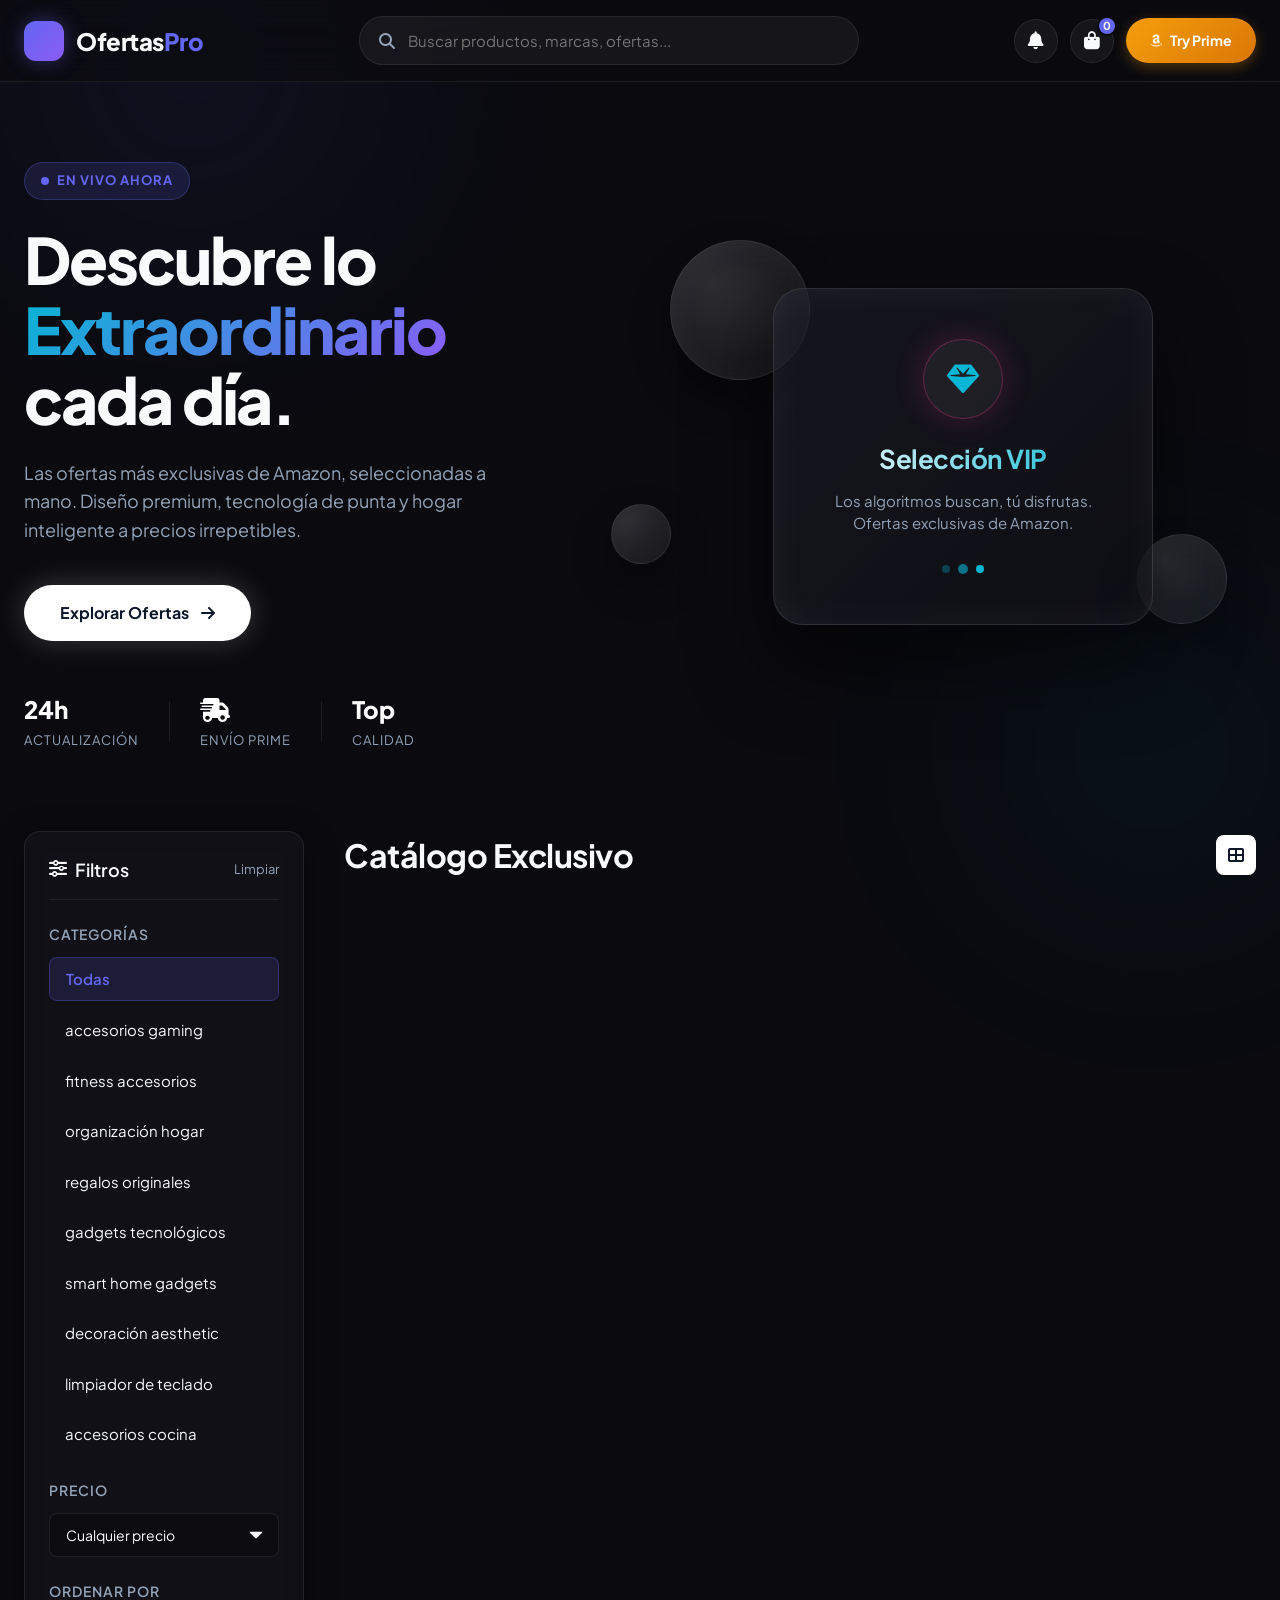
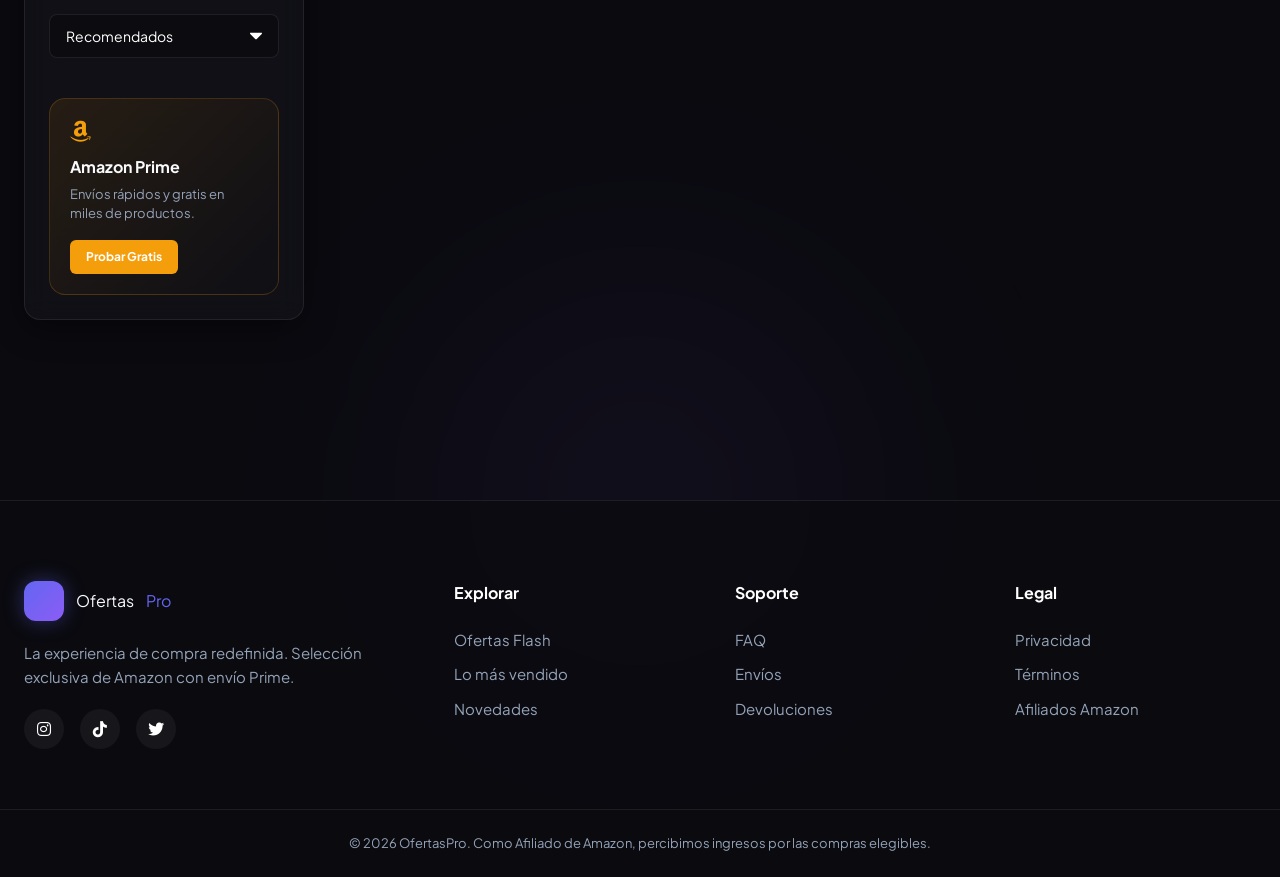
<file: web/index.html>
<!DOCTYPE html>
<html lang="es">
<head>
    <meta charset="UTF-8">
    <meta name="viewport" content="width=device-width, initial-scale=1.0">
    <title>OfertasPro — Premium Finds</title>
    <meta name="description" content="Descubre productos exclusivos y ofertas increíbles.">
    
    <!-- Modern Fonts: Plus Jakarta Sans for a sleek, modern look -->
    <link rel="preconnect" href="https://fonts.googleapis.com">
    <link rel="preconnect" href="https://fonts.gstatic.com" crossorigin>
    <link href="https://fonts.googleapis.com/css2?family=Plus+Jakarta+Sans:wght@300;400;500;600;700;800&display=swap" rel="stylesheet">
    
    <!-- Icons -->
    <link rel="stylesheet" href="https://cdnjs.cloudflare.com/ajax/libs/font-awesome/6.5.0/css/all.min.css">
    
    <link rel="stylesheet" href="style.css">
</head>
<body class="dark-theme">

    <div class="ambient-glow glow-1"></div>
    <div class="ambient-glow glow-2"></div>
    <div class="ambient-glow glow-3"></div>

    <!-- ===== NAVBAR ===== -->
    <nav class="glass-nav">
        <div class="container nav-inner">
            <a href="index.html" class="logo">
                <div class="logo-icon"><i class="fas fa-sparkles"></i></div>
                <div class="logo-text">
                    <span class="logo-main">Ofertas</span><span class="logo-accent">Pro</span>
                </div>
            </a>

            <div class="search-container">
                <i class="fas fa-search search-icon"></i>
                <input type="text" id="search-input" placeholder="Buscar productos, marcas, ofertas...">
                <button id="search-btn" class="hidden-btn">Buscar</button>
            </div>

            <div class="nav-actions">
                <button class="icon-btn" id="bell-btn" title="Activar notificaciones"><i class="fas fa-bell"></i></button>
                <button class="icon-btn cart-btn" id="cart-btn" title="Ver carrito">
                    <i class="fas fa-shopping-bag"></i>
                    <span class="cart-badge" id="cart-count">0</span>
                </button>
                <a href="https://www.amazon.es/prime" target="_blank" class="prime-btn" style="text-decoration:none;"><i class="fab fa-amazon"></i> Try Prime</a>
            </div>
        </div>
    </nav>

    <!-- ===== HERO SECTION ===== -->
    <header class="hero">
        <div class="container hero-content">
            <div class="hero-text-panel">
                <div class="badge-pill pulse">
                    <span class="badge-dot"></span> EN VIVO AHORA
                </div>
                <h1 class="hero-title">
                    Descubre lo <span class="text-gradient">Extraordinario</span><br>cada día.
                </h1>
                <p class="hero-subtitle">
                    Las ofertas más exclusivas de Amazon, seleccionadas a mano. Diseño premium, tecnología de punta y hogar inteligente a precios irrepetibles.
                </p>
                <div class="hero-buttons">
                    <a href="#explore" class="btn-glow">Explorar Ofertas <i class="fas fa-arrow-right"></i></a>
                </div>
                <div class="hero-stats">
                    <div class="stat-item">
                        <span class="stat-value">24h</span>
                        <span class="stat-label">Actualización</span>
                    </div>
                    <div class="stat-divider"></div>
                    <div class="stat-item">
                        <span class="stat-value"><i class="fas fa-shipping-fast"></i></span>
                        <span class="stat-label">Envío Prime</span>
                    </div>
                    <div class="stat-divider"></div>
                    <div class="stat-item">
                        <span class="stat-value">Top</span>
                        <span class="stat-label">Calidad</span>
                    </div>
                </div>
            </div>
            <div class="hero-visual-panel">
                <div class="abstract-composition">
                    <div class="glass-orb orb-1"></div>
                    <div class="glass-orb orb-2"></div>
                    <div class="glass-orb orb-3"></div>
                    <div class="glass-card aesthetic-card">
                        <div class="icon-ring">
                            <i class="fas fa-gem floating-icon"></i>
                        </div>
                        <h3>Selección VIP</h3>
                        <p>Los algoritmos buscan, tú disfrutas.<br>Ofertas exclusivas de Amazon.</p>
                        <div class="decorative-dots">
                            <span></span><span></span><span></span>
                        </div>
                    </div>
                </div>
            </div>
        </div>
    </header>

    <!-- ===== MAIN CONTENT ===== -->
    <main class="main-layout container" id="explore">
        
        <!-- SIDEBAR FILTERS -->
        <aside class="sidebar-filters glass-panel">
            <div class="filter-header">
                <h3><i class="fas fa-sliders-h"></i> Filtros</h3>
                <button class="reset-filters">Limpiar</button>
            </div>
            
            <div class="filter-section">
                <h4>Categorías</h4>
                <ul class="styled-list" id="category-list">
                    <li><a href="#" data-cat="all" class="cat-link active">Todas</a></li>
                </ul>
                <select id="category-filter" class="mobile-only-select" style="display:none;">
                    <option value="all">Todas</option>
                </select>
            </div>

            <div class="filter-section">
                <h4>Precio</h4>
                <select id="price-filter" class="glass-select">
                    <option value="all">Cualquier precio</option>
                    <option value="0-25">Menos de 25€</option>
                    <option value="25-50">25€ – 50€</option>
                    <option value="50-100">50€ – 100€</option>
                    <option value="100+">Más de 100€</option>
                </select>
            </div>

            <div class="filter-section">
                <h4>Ordenar por</h4>
                <select id="sort-filter" class="glass-select">
                    <option value="recommended">Recomendados</option>
                    <option value="price-low">Menor Precio</option>
                    <option value="price-high">Mayor Precio</option>
                    <option value="rating">Mejor Valorados</option>
                </select>
            </div>

            <div class="sidebar-promo">
                <div class="promo-content">
                    <i class="fab fa-amazon promo-icon"></i>
                    <h5>Amazon Prime</h5>
                    <p>Envíos rápidos y gratis en miles de productos.</p>
                    <a href="https://www.amazon.es/prime" target="_blank" class="promo-link">Probar Gratis</a>
                </div>
            </div>
        </aside>

        <!-- PRODUCTS GRID -->
        <section class="products-section">
            <div class="section-header">
                <h2>Catálogo Exclusivo</h2>
                <div class="layout-toggles">
                    <button class="active"><i class="fas fa-th-large"></i></button>
                </div>
            </div>

            <div class="products-grid" id="products-grid">
                <!-- Skeleton Loading -->
                <div class="glass-card skeleton-card"></div>
                <div class="glass-card skeleton-card"></div>
                <div class="glass-card skeleton-card"></div>
                <div class="glass-card skeleton-card"></div>
            </div>
        </section>
    </main>

    <!-- ===== FOOTER ===== -->
    <footer class="glass-footer">
        <div class="container footer-inner">
            <div class="footer-brand">
                <a href="#" class="logo">
                    <div class="logo-icon"><i class="fas fa-sparkles"></i></div>
                    <span class="logo-main">Ofertas</span><span class="logo-accent">Pro</span>
                </a>
                <p>La experiencia de compra redefinida. Selección exclusiva de Amazon con envío Prime.</p>
                <div class="social-links">
                    <a href="#"><i class="fab fa-instagram"></i></a>
                    <a href="#"><i class="fab fa-tiktok"></i></a>
                    <a href="#"><i class="fab fa-twitter"></i></a>
                </div>
            </div>
            <div class="footer-links">
                <div class="link-col">
                    <h4>Explorar</h4>
                    <a href="#">Ofertas Flash</a>
                    <a href="#">Lo más vendido</a>
                    <a href="#">Novedades</a>
                </div>
                <div class="link-col">
                    <h4>Soporte</h4>
                    <a href="#">FAQ</a>
                    <a href="#">Envíos</a>
                    <a href="#">Devoluciones</a>
                </div>
                <div class="link-col">
                    <h4>Legal</h4>
                    <a href="#">Privacidad</a>
                    <a href="#">Términos</a>
                    <a href="#">Afiliados Amazon</a>
                </div>
            </div>
        </div>
        <div class="footer-bottom">
            <p>© 2026 OfertasPro. Como Afiliado de Amazon, percibimos ingresos por las compras elegibles.</p>
        </div>
    </footer>

    <script src="script.js"></script>
</body>
</html>
</file>
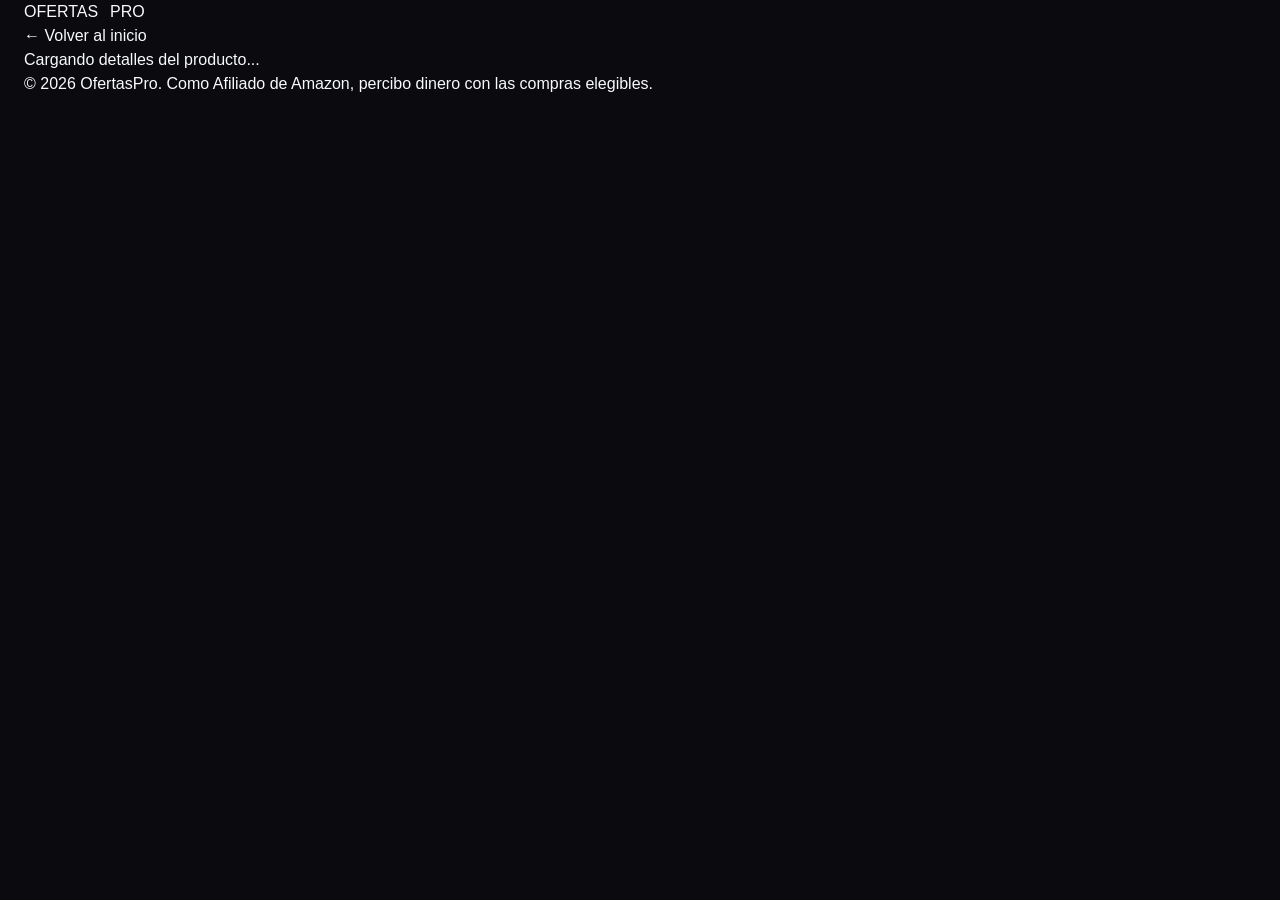
<file: web/product.html>
<!DOCTYPE html>
<html lang="es">
<head>
    <meta charset="UTF-8">
    <meta name="viewport" content="width=device-width, initial-scale=1.0">
    <title>Detalles del Producto | OfertasPro</title>
    <link rel="stylesheet" href="style.css">
    <link href="https://fonts.googleapis.com/css2?family=Outfit:wght@300;400;600;800&display=swap" rel="stylesheet">
</head>
<body class="dark-mode product-page">
    <header>
        <div class="container">
            <a href="index.html" class="logo">OFERTAS<span>PRO</span></a>
            <a href="index.html" class="back-link">← Volver al inicio</a>
        </div>
    </header>

    <main class="container" id="product-detail">
        <div class="loading">Cargando detalles del producto...</div>
        <!-- Contenido dinámico -->
    </main>

    <footer>
        <div class="container">
            <p>&copy; 2026 OfertasPro. Como Afiliado de Amazon, percibo dinero con las compras elegibles.</p>
        </div>
    </footer>

    <script src="script.js"></script>
</body>
</html>
</file>
<file: web/style.css>
/* ================================================
   OFERTASPRO — PREMIUM DARK GLASS THEME
   Style System v3.0
   ================================================ */

:root {
    /* Color Palette - Cyber Dark / Premium Glass */
    --bg-base: #0a0a0f;
    --bg-panel: rgba(20, 20, 28, 0.6);
    --bg-panel-hover: rgba(30, 30, 42, 0.8);
    
    --brand-primary: #6366f1; /* Indigo */
    --brand-secondary: #8b5cf6; /* Purple */
    --brand-accent: #06b6d4; /* Cyan */
    --brand-amazon: #f59e0b; /* Amber/Orange for Amazon */
    
    --text-main: #f8fafc;
    --text-muted: #94a3b8;
    --text-dark: #0f172a;
    
    --border-glass: rgba(255, 255, 255, 0.08);
    --border-glass-strong: rgba(255, 255, 255, 0.15);
    
    --shadow-glass: 0 8px 32px 0 rgba(0, 0, 0, 0.37);
    --shadow-glow: 0 0 20px rgba(99, 102, 241, 0.4);
    
    --font-main: 'Plus Jakarta Sans', sans-serif;
    
    --radius-sm: 8px;
    --radius-md: 16px;
    --radius-lg: 24px;
    --radius-pill: 999px;
    
    --transition: all 0.3s cubic-bezier(0.4, 0, 0.2, 1);
}

/* ===== RESET & BASE ===== */
*, *::before, *::after { margin: 0; padding: 0; box-sizing: border-box; }

body {
    font-family: var(--font-main);
    background-color: var(--bg-base);
    color: var(--text-main);
    line-height: 1.5;
    min-height: 100vh;
    overflow-x: hidden;
    position: relative;
    -webkit-font-smoothing: antialiased;
}

a { text-decoration: none; color: inherit; transition: var(--transition); }
button, input, select { font-family: inherit; outline: none; border: none; }
ul { list-style: none; }
img { max-width: 100%; display: block; }

.container {
    max-width: 1400px;
    margin: 0 auto;
    padding: 0 24px;
}

/* ===== AMBIENT GLOW EFFECTS ===== */
.ambient-glow {
    position: absolute;
    border-radius: 50%;
    filter: blur(100px);
    z-index: -1;
    opacity: 0.5;
    pointer-events: none;
}
.glow-1 { top: -10%; left: -10%; width: 50vw; height: 50vw; background: radial-gradient(circle, rgba(99,102,241,0.2) 0%, transparent 70%); }
.glow-2 { top: 20%; right: -10%; width: 40vw; height: 40vw; background: radial-gradient(circle, rgba(6,182,212,0.15) 0%, transparent 70%); }
.glow-3 { bottom: 0; left: 20%; width: 60vw; height: 60vw; background: radial-gradient(circle, rgba(139,92,246,0.15) 0%, transparent 70%); }

/* ===== UTILITIES ===== */
.text-gradient {
    background: linear-gradient(135deg, var(--brand-accent), var(--brand-secondary));
    -webkit-background-clip: text;
    -webkit-text-fill-color: transparent;
    background-clip: text;
}

.glass-panel {
    background: var(--bg-panel);
    backdrop-filter: blur(12px);
    -webkit-backdrop-filter: blur(12px);
    border: 1px solid var(--border-glass);
    border-radius: var(--radius-md);
    box-shadow: var(--shadow-glass);
}

/* ===== NAVIGATION ===== */
.glass-nav {
    position: sticky;
    top: 0;
    z-index: 1000;
    background: rgba(10, 10, 15, 0.7);
    backdrop-filter: blur(20px);
    -webkit-backdrop-filter: blur(20px);
    border-bottom: 1px solid var(--border-glass);
    padding: 16px 0;
}

.nav-inner {
    display: flex;
    align-items: center;
    justify-content: space-between;
    gap: 24px;
}

.logo {
    display: flex;
    align-items: center;
    gap: 12px;
}

.logo-icon {
    width: 40px;
    height: 40px;
    background: linear-gradient(135deg, var(--brand-primary), var(--brand-secondary));
    border-radius: 12px;
    display: flex;
    align-items: center;
    justify-content: center;
    font-size: 18px;
    color: white;
    box-shadow: var(--shadow-glow);
}

.logo-text { font-size: 24px; font-weight: 800; letter-spacing: -0.5px; }
.logo-accent { color: var(--brand-primary); }

.search-container {
    flex: 1;
    max-width: 500px;
    position: relative;
    display: flex;
    align-items: center;
}

.search-icon {
    position: absolute;
    left: 20px;
    color: var(--text-muted);
}

#search-input {
    width: 100%;
    background: rgba(255,255,255,0.05);
    border: 1px solid var(--border-glass);
    color: white;
    padding: 14px 20px 14px 48px;
    border-radius: var(--radius-pill);
    font-size: 15px;
    transition: var(--transition);
}
#search-input:focus {
    background: rgba(255,255,255,0.08);
    border-color: var(--brand-primary);
    box-shadow: 0 0 0 3px rgba(99,102,241,0.2);
}

.hidden-btn { display: none; }

.nav-actions {
    display: flex;
    align-items: center;
    gap: 12px;
}

.icon-btn {
    width: 44px;
    height: 44px;
    border-radius: 50%;
    background: rgba(255,255,255,0.05);
    color: var(--text-main);
    display: flex;
    align-items: center;
    justify-content: center;
    font-size: 18px;
    transition: var(--transition);
    border: 1px solid var(--border-glass);
    position: relative;
}
.icon-btn:hover { background: rgba(255,255,255,0.1); transform: translateY(-2px); }

.cart-badge {
    position: absolute;
    top: -4px;
    right: -4px;
    background: var(--brand-primary);
    color: white;
    font-size: 11px;
    font-weight: 700;
    width: 20px;
    height: 20px;
    border-radius: 50%;
    display: flex;
    align-items: center;
    justify-content: center;
    border: 2px solid var(--bg-base);
}

.prime-btn {
    background: linear-gradient(135deg, var(--brand-amazon), #d97706);
    color: white;
    padding: 12px 24px;
    border-radius: var(--radius-pill);
    font-weight: 700;
    font-size: 14px;
    display: flex;
    align-items: center;
    gap: 8px;
    transition: var(--transition);
    box-shadow: 0 4px 14px rgba(245, 158, 11, 0.3);
}
.prime-btn:hover { transform: translateY(-2px); box-shadow: 0 6px 20px rgba(245, 158, 11, 0.4); }

/* ===== HERO SECTION ===== */
.hero {
    padding: 80px 0;
    position: relative;
}

.hero-content {
    display: grid;
    grid-template-columns: 1fr 1fr;
    gap: 60px;
    align-items: center;
}

.badge-pill {
    display: inline-flex;
    align-items: center;
    gap: 8px;
    background: rgba(99, 102, 241, 0.15);
    border: 1px solid rgba(99, 102, 241, 0.3);
    color: var(--brand-primary);
    padding: 8px 16px;
    border-radius: var(--radius-pill);
    font-size: 13px;
    font-weight: 700;
    letter-spacing: 1px;
    margin-bottom: 24px;
}

.badge-dot {
    width: 8px;
    height: 8px;
    background: var(--brand-primary);
    border-radius: 50%;
    animation: blink 2s infinite;
}
@keyframes blink { 0%,100%{opacity:1;} 50%{opacity:0.4;} }

.hero-title {
    font-size: 64px;
    font-weight: 800;
    line-height: 1.1;
    margin-bottom: 24px;
    letter-spacing: -2px;
}

.hero-subtitle {
    font-size: 18px;
    color: var(--text-muted);
    margin-bottom: 40px;
    max-width: 500px;
    line-height: 1.6;
}

.btn-glow {
    display: inline-flex;
    align-items: center;
    gap: 12px;
    background: white;
    color: var(--text-dark);
    padding: 16px 36px;
    border-radius: var(--radius-pill);
    font-weight: 700;
    font-size: 16px;
    box-shadow: 0 0 30px rgba(255,255,255,0.2);
    transition: var(--transition);
}
.btn-glow:hover {
    transform: translateY(-3px);
    box-shadow: 0 0 40px rgba(255,255,255,0.4);
}

.hero-stats {
    display: flex;
    align-items: center;
    gap: 30px;
    margin-top: 50px;
}

.stat-item {
    display: flex;
    flex-direction: column;
    gap: 4px;
}

.stat-value {
    font-size: 24px;
    font-weight: 800;
    color: white;
}

.stat-label {
    font-size: 13px;
    color: var(--text-muted);
    text-transform: uppercase;
    letter-spacing: 1px;
}

.stat-divider {
    width: 1px;
    height: 40px;
    background: var(--border-glass);
}

.hero-visual-panel {
    position: relative;
}

/* Abstract Composition */
.abstract-composition {
    position: relative;
    width: 100%;
    height: 100%;
    min-height: 480px;
    display: flex;
    align-items: center;
    justify-content: center;
}

.glass-orb {
    position: absolute;
    border-radius: 50%;
    background: radial-gradient(circle at 30% 30%, rgba(255,255,255,0.15), rgba(255,255,255,0.02));
    backdrop-filter: blur(15px);
    -webkit-backdrop-filter: blur(15px);
    border: 1px solid rgba(255,255,255,0.1);
    box-shadow: inset 0 0 30px rgba(255,255,255,0.05), 0 20px 40px rgba(0,0,0,0.3);
    animation: float 6s ease-in-out infinite;
    z-index: 1;
}
.orb-1 { width: 140px; height: 140px; top: 5%; left: 0%; animation-delay: 0s; }
.orb-2 { width: 90px; height: 90px; bottom: 15%; right: 5%; animation-delay: -2s; animation-duration: 5s;}
.orb-3 { width: 60px; height: 60px; top: 60%; left: -10%; animation-delay: -4s; animation-duration: 7s;}

.aesthetic-card {
    padding: 50px 40px;
    text-align: center;
    border-radius: 30px;
    background: linear-gradient(135deg, rgba(30,30,42,0.6) 0%, rgba(15,15,20,0.8) 100%);
    border: 1px solid rgba(255,255,255,0.12);
    box-shadow: 0 40px 80px rgba(0,0,0,0.5), inset 0 0 40px rgba(255,255,255,0.05);
    z-index: 3;
    animation: float 8s ease-in-out infinite reverse;
    width: 85%;
    max-width: 380px;
}

.icon-ring {
    width: 80px;
    height: 80px;
    border-radius: 50%;
    background: rgba(255,255,255,0.05);
    display: flex;
    align-items: center;
    justify-content: center;
    margin: 0 auto 20px;
    border: 1px solid rgba(255,64,129,0.3);
    box-shadow: 0 0 30px rgba(255,64,129,0.2);
}

.icon-ring .floating-icon {
    font-size: 32px;
    color: var(--brand-accent);
    animation: float 3s ease-in-out infinite;
}

.aesthetic-card h3 {
    font-size: 26px;
    font-weight: 700;
    margin-bottom: 12px;
    background: linear-gradient(90deg, #ffffff, var(--brand-accent));
    -webkit-background-clip: text;
    -webkit-text-fill-color: transparent;
    letter-spacing: -0.5px;
}

.aesthetic-card p {
    color: var(--text-muted);
    font-size: 15px;
    line-height: 1.5;
    margin-bottom: 30px;
}

.decorative-dots {
    display: flex;
    justify-content: center;
    gap: 8px;
}
.decorative-dots span {
    width: 8px;
    height: 8px;
    border-radius: 50%;
    background: var(--brand-accent);
    opacity: 0.3;
}
.decorative-dots span:nth-child(2) { opacity: 0.6; width: 10px; height: 10px; margin-top:-1px;}
.decorative-dots span:nth-child(3) { opacity: 1; }

@keyframes float {
    0% { transform: translateY(0px); }
    50% { transform: translateY(-15px); }
    100% { transform: translateY(0px); }
}

.featured-info h3 { font-size: 28px; font-weight: 700; margin-bottom: 8px; }
.featured-info p { color: var(--text-muted); margin-bottom: 24px; }
.featured-action { display: flex; align-items: center; justify-content: space-between; }
.fake-price { font-size: 24px; font-weight: 800; color: var(--brand-accent); }
.arrow-circle {
    width: 48px;
    height: 48px;
    border-radius: 50%;
    background: rgba(255,255,255,0.1);
    display: flex;
    align-items: center;
    justify-content: center;
    font-size: 20px;
    transition: var(--transition);
}
.hero-featured-card:hover .arrow-circle { background: white; color: var(--text-dark); }

/* ===== MAIN LAYOUT ===== */
.main-layout {
    display: grid;
    grid-template-columns: 280px 1fr;
    gap: 40px;
    padding-bottom: 100px;
}

/* SIDEBAR */
.sidebar-filters {
    padding: 24px;
    height: fit-content;
    position: sticky;
    top: 100px;
}

.filter-header {
    display: flex;
    align-items: center;
    justify-content: space-between;
    margin-bottom: 24px;
    padding-bottom: 16px;
    border-bottom: 1px solid var(--border-glass);
}
.filter-header h3 { font-size: 18px; font-weight: 600; display: flex; align-items: center; gap: 8px; }
.reset-filters { background: transparent; color: var(--text-muted); font-size: 13px; transition: var(--transition); }
.reset-filters:hover { color: white; }

.filter-section {
    margin-bottom: 24px;
}
.filter-section h4 {
    font-size: 14px;
    color: var(--text-muted);
    margin-bottom: 12px;
    text-transform: uppercase;
    letter-spacing: 1px;
    font-weight: 600;
}

.styled-list li { margin-bottom: 8px; }
.cat-link {
    display: block;
    padding: 10px 16px;
    border-radius: 8px;
    color: var(--text-main);
    font-size: 15px;
    background: transparent;
}
.cat-link:hover { background: rgba(255,255,255,0.05); }
.cat-link.active {
    background: rgba(99,102,241,0.15);
    color: var(--brand-primary);
    font-weight: 600;
    border: 1px solid rgba(99,102,241,0.3);
}

.glass-select {
    width: 100%;
    background: rgba(0,0,0,0.2);
    border: 1px solid var(--border-glass);
    color: white;
    padding: 12px 16px;
    border-radius: 8px;
    font-size: 14px;
    appearance: none;
    cursor: pointer;
    background-image: url("data:image/svg+xml;charset=US-ASCII,%3Csvg%20xmlns%3D%22http%3A%2F%2Fwww.w3.org%2F2000%2Fsvg%22%20width%3D%22292.4%22%20height%3D%22292.4%22%3E%3Cpath%20fill%3D%22%23ffffff%22%20d%3D%22M287%2069.4a17.6%2017.6%200%200%200-13-5.4H18.4c-5%200-9.3%201.8-12.9%205.4A17.6%2017.6%200%200%200%200%2082.2c0%205%201.8%209.3%205.4%2012.9l128%20127.9c3.6%203.6%207.8%205.4%2012.8%205.4s9.2-1.8%2012.8-5.4L287%2095c3.5-3.5%205.4-7.8%205.4-12.8%200-5-1.9-9.2-5.5-12.8z%22%2F%3E%3C%2Fsvg%3E");
    background-repeat: no-repeat;
    background-position: right 16px top 50%;
    background-size: 12px auto;
}
.glass-select option { background: var(--bg-base); }

.sidebar-promo {
    background: linear-gradient(135deg, rgba(245, 158, 11, 0.1), transparent);
    border: 1px solid rgba(245, 158, 11, 0.2);
    border-radius: var(--radius-md);
    padding: 20px;
    margin-top: 40px;
}
.promo-icon { font-size: 24px; color: var(--brand-amazon); margin-bottom: 12px; }
.promo-content h5 { font-size: 16px; font-weight: 700; margin-bottom: 6px; }
.promo-content p { font-size: 13px; color: var(--text-muted); margin-bottom: 16px; }
.promo-link {
    display: inline-block;
    background: var(--brand-amazon);
    color: white;
    font-size: 12px;
    font-weight: 700;
    padding: 8px 16px;
    border-radius: 6px;
}

/* PRODUCTS GRID */
.section-header {
    display: flex;
    align-items: center;
    justify-content: space-between;
    margin-bottom: 30px;
}
.section-header h2 { font-size: 32px; font-weight: 700; letter-spacing: -0.5px; }
.layout-toggles { display: flex; gap: 8px; }
.layout-toggles button {
    width: 40px;
    height: 40px;
    border-radius: 8px;
    background: rgba(255,255,255,0.05);
    color: var(--text-muted);
    font-size: 16px;
}
.layout-toggles button.active { background: white; color: var(--text-dark); }

.products-grid {
    display: grid;
    grid-template-columns: repeat(auto-fill, minmax(280px, 1fr));
    gap: 24px;
}

/* PRODUCT CARD STYLES */
.product-card {
    background: var(--bg-panel);
    border: 1px solid var(--border-glass);
    border-radius: var(--radius-md);
    overflow: hidden;
    transition: var(--transition);
    display: flex;
    flex-direction: column;
    position: relative;
    backdrop-filter: blur(10px);
}

.product-card:hover {
    transform: translateY(-8px);
    border-color: rgba(255,255,255,0.3);
    box-shadow: 0 15px 35px rgba(0,0,0,0.4), 0 0 20px rgba(99,102,241,0.1);
}

.img-container {
    position: relative;
    padding: 30px;
    background: #ffffff;
    display: flex;
    align-items: center;
    justify-content: center;
    aspect-ratio: 1;
    border-bottom: 1px solid rgba(255,255,255,0.05);
}

.product-img {
    max-height: 100%;
    max-width: 100%;
    object-fit: contain;
    transition: var(--transition);
}

.product-card:hover .product-img { transform: scale(1.08); }

.promo-badge {
    position: absolute;
    top: 16px;
    left: 16px;
    background: var(--brand-accent);
    color: #000;
    font-size: 11px;
    font-weight: 800;
    padding: 6px 12px;
    border-radius: 4px;
    text-transform: uppercase;
    letter-spacing: 1px;
    z-index: 2;
}

.prime-badge-img {
    position: absolute;
    bottom: 16px;
    right: 16px;
    width: 60px;
    filter: drop-shadow(0 2px 4px rgba(0,0,0,0.8));
}

.product-info {
    padding: 24px;
    display: flex;
    flex-direction: column;
    flex: 1;
}

.product-brand {
    font-size: 12px;
    color: var(--brand-accent);
    text-transform: uppercase;
    letter-spacing: 1px;
    font-weight: 700;
    margin-bottom: 8px;
}

.product-title {
    font-size: 16px;
    font-weight: 600;
    line-height: 1.4;
    color: var(--text-main);
    margin-bottom: 12px;
    display: -webkit-box;
    -webkit-line-clamp: 2;
    -webkit-box-orient: vertical;
    overflow: hidden;
    flex: 1;
}

.product-rating {
    display: flex;
    align-items: center;
    margin-bottom: 20px;
}

.stars { color: var(--brand-amazon); font-size: 13px; letter-spacing: 2px; }
.reviews-count { color: var(--text-muted); font-size: 12px; margin-left: 8px; }

.price-container {
    margin-bottom: 24px;
    border-top: 1px solid var(--border-glass);
    padding-top: 16px;
}

.product-price {
    font-size: 28px;
    font-weight: 800;
    color: white;
    line-height: 1;
}

.flexpay-text {
    font-size: 13px;
    color: var(--text-muted);
    margin-top: 8px;
}
.flexpay-text strong { color: var(--text-main); }

.add-to-cart-btn {
    display: flex;
    align-items: center;
    justify-content: center;
    gap: 10px;
    background: rgba(255,255,255,0.05);
    border: 1px solid var(--border-glass);
    color: white;
    padding: 14px;
    border-radius: 8px;
    font-weight: 700;
    font-size: 14px;
    transition: var(--transition);
}

.product-card:hover .add-to-cart-btn {
    background: white;
    color: var(--text-dark);
}

/* SKELETON LOADING */
.skeleton-card {
    height: 480px;
    background: linear-gradient(90deg, rgba(255,255,255,0.02) 25%, rgba(255,255,255,0.05) 50%, rgba(255,255,255,0.02) 75%);
    background-size: 200% 100%;
    animation: shimmer 1.5s infinite;
}
@keyframes shimmer { 0% { background-position: -200% 0; } 100% { background-position: 200% 0; } }

/* ===== FOOTER ===== */
.glass-footer {
    background: rgba(10, 10, 15, 0.8);
    border-top: 1px solid var(--border-glass);
    padding: 80px 0 0;
    margin-top: 80px;
}

.footer-inner {
    display: grid;
    grid-template-columns: 350px 1fr;
    gap: 80px;
    margin-bottom: 60px;
}

.footer-brand p {
    color: var(--text-muted);
    font-size: 15px;
    margin: 20px 0;
    line-height: 1.6;
}

.social-links {
    display: flex;
    gap: 16px;
}
.social-links a {
    width: 40px;
    height: 40px;
    border-radius: 50%;
    background: rgba(255,255,255,0.05);
    display: flex;
    align-items: center;
    justify-content: center;
    color: white;
    font-size: 16px;
}
.social-links a:hover { background: var(--brand-primary); transform: translateY(-3px); }

.footer-links {
    display: grid;
    grid-template-columns: repeat(3, 1fr);
    gap: 40px;
}

.link-col h4 { color: white; font-size: 16px; font-weight: 700; margin-bottom: 24px; }
.link-col a { display: block; color: var(--text-muted); font-size: 15px; margin-bottom: 12px; }
.link-col a:hover { color: var(--brand-accent); transform: translateX(4px); }

.footer-bottom {
    border-top: 1px solid var(--border-glass);
    padding: 24px 0;
    text-align: center;
    color: var(--text-muted);
    font-size: 13px;
}

/* RESPONSIVE */
@media (max-width: 1024px) {
    .main-layout { grid-template-columns: 1fr; }
    .sidebar-filters { position: static; margin-bottom: 40px; }
    .hero-content { grid-template-columns: 1fr; text-align: center; }
    .hero-buttons, .hero-stats { justify-content: center; }
    .hero-featured-card { display: none; }
    .footer-inner { grid-template-columns: 1fr; gap: 40px; }
}

@media (max-width: 768px) {
    .hero-title { font-size: 42px; }
    .nav-actions .prime-btn { display: none; }
    .products-grid { grid-template-columns: repeat(auto-fill, minmax(240px, 1fr)); }
    .styled-list { display: none; }
    .mobile-only-select { display: block !important; width: 100%; padding: 12px; margin-bottom: 16px; border-radius: 8px; background: rgba(0,0,0,0.2); border: 1px solid var(--border-glass); color: white; }
}
</file>
